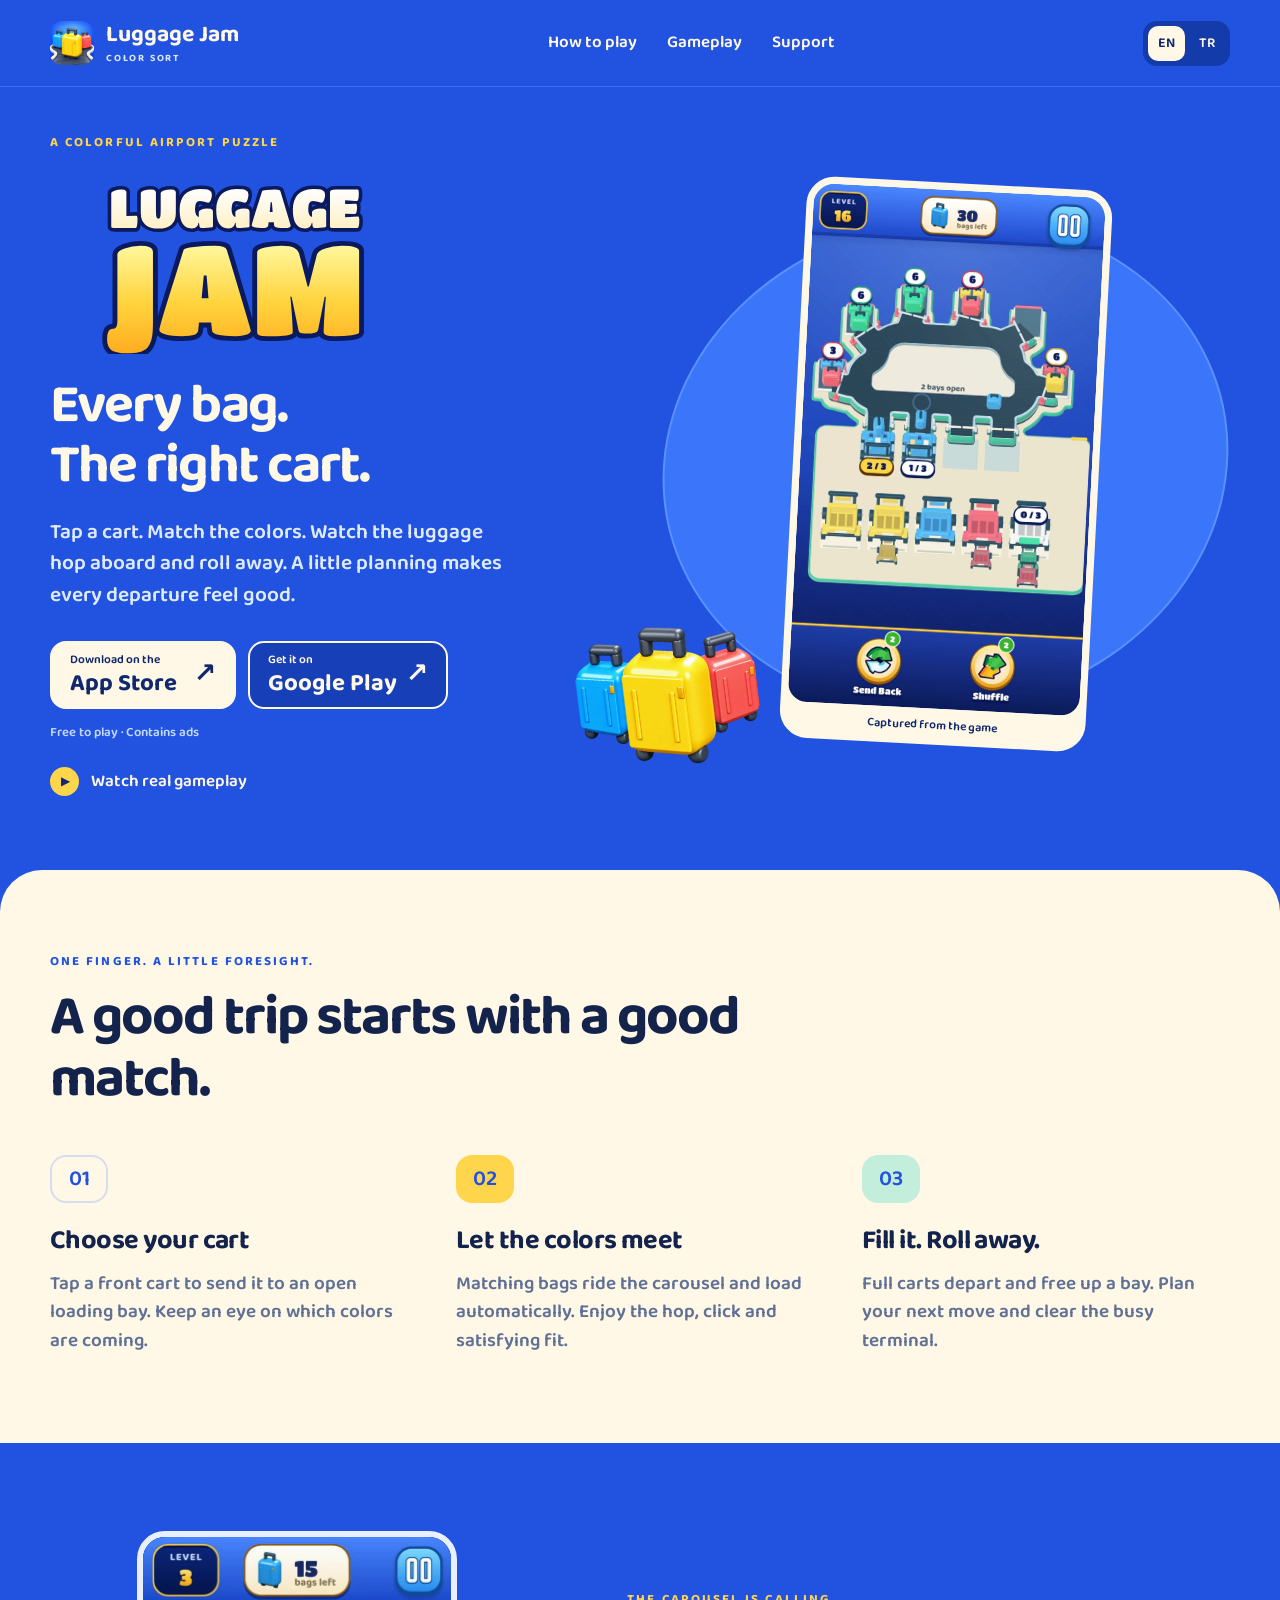
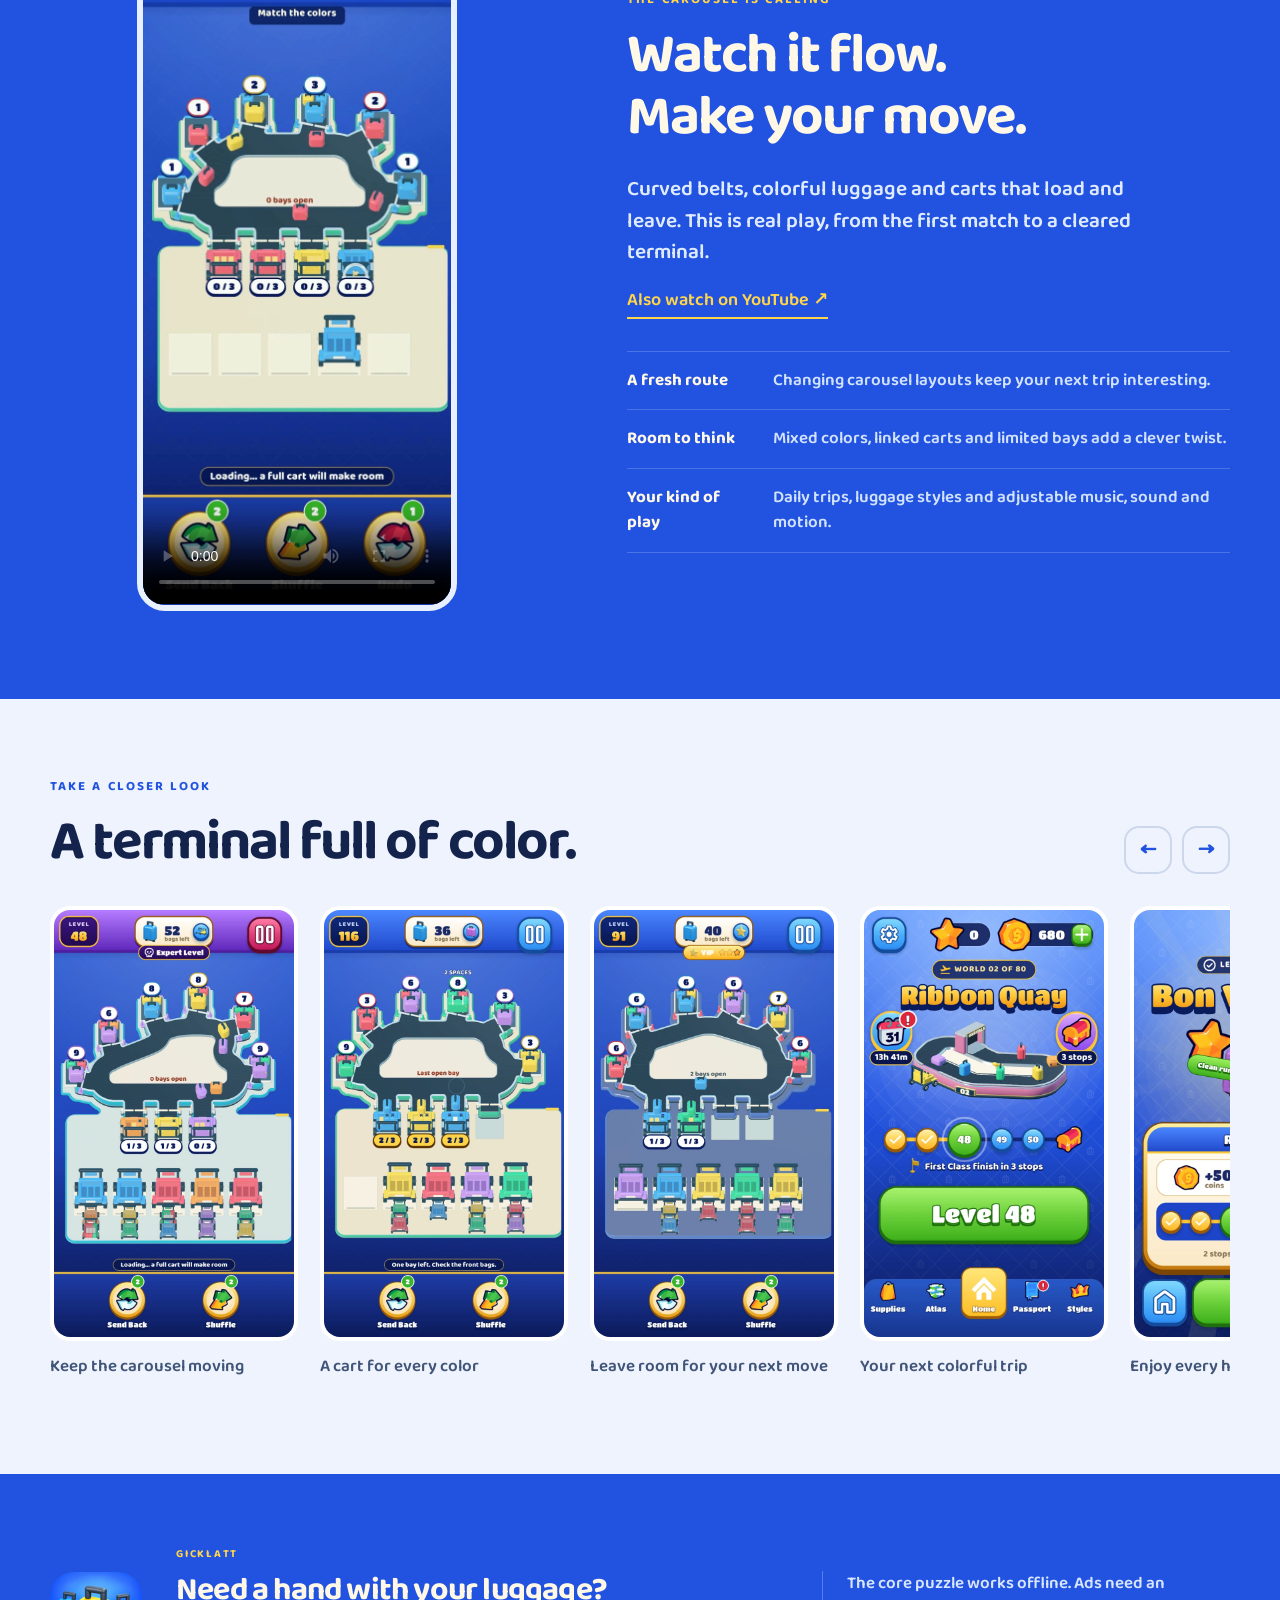
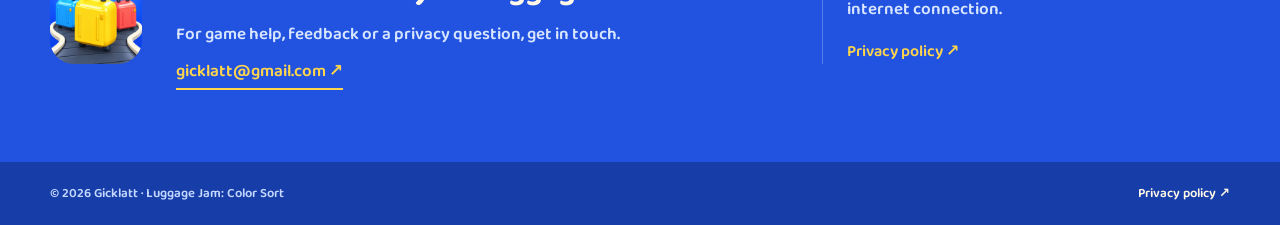
<file: index.html>
<!doctype html>
<html lang="en">
<head>
  <meta charset="utf-8">
  <meta name="viewport" content="width=device-width, initial-scale=1">
  <title>Luggage Jam: Color Sort — Official Game</title>
  <meta name="description" content="Match colorful luggage, fill the carts and keep the airport carousel moving. Play Luggage Jam: Color Sort on iPhone, iPad and Android.">
  <meta name="theme-color" content="#2152e0">
  <link rel="canonical" href="https://gicklatt.github.io/colorluggagegame/">
  <link rel="alternate" hreflang="en" href="https://gicklatt.github.io/colorluggagegame/">
  <link rel="alternate" hreflang="tr" href="https://gicklatt.github.io/colorluggagegame/?lang=tr">
  <link rel="icon" type="image/png" href="assets/icon.png">
  <meta property="og:title" content="Luggage Jam: Color Sort">
  <meta property="og:description" content="Every bag. The right cart. A colorful airport sorting puzzle by Gicklatt.">
  <meta property="og:image" content="https://gicklatt.github.io/colorluggagegame/assets/share-en.png">
  <meta property="og:url" content="https://gicklatt.github.io/colorluggagegame/">
  <meta property="og:type" content="website">
  <meta name="twitter:card" content="summary_large_image">
  <script src="assets/store-redirect.js"></script>
  <link rel="preload" href="assets/fonts/baloo-bold.woff2" as="font" type="font/woff2" crossorigin>
  <link rel="stylesheet" href="assets/site.css">
  <script src="assets/site.js" defer></script>
</head>
<body>
  <a class="skip" href="#main" data-i18n="skip">Skip to content</a>
  <header><div class="wrap nav">
    <a class="brand" href="#main" aria-label="Luggage Jam home"><img src="assets/icon.png" width="44" height="44" alt=""><span>Luggage Jam<span class="brand-sub">COLOR SORT</span></span></a>
    <nav aria-label="Main navigation"><a href="#how" data-i18n="navHow">How to play</a><a href="#gameplay" data-i18n="navVideo">Gameplay</a><a href="#support" data-i18n="navSupport">Support</a></nav>
    <div class="languages" aria-label="Language"><button type="button" data-lang="en" aria-pressed="true">EN</button><button type="button" data-lang="tr" aria-pressed="false">TR</button></div>
  </div></header>
  <main id="main">
    <section class="hero wrap" aria-labelledby="title">
      <div class="hero-copy">
        <p class="eyebrow" data-i18n="heroEyebrow">A colorful airport puzzle</p>
        <h1 id="title"><img class="wordmark" src="assets/wordmark.svg" width="1200" height="570" alt="Luggage Jam"><span class="sr-only">: Color Sort</span></h1>
        <h2 class="hero-line"><span data-i18n="heroLine1">Every bag.</span><br><span data-i18n="heroLine2">The right cart.</span></h2>
        <p class="lead" data-i18n="heroBody">Tap a cart. Match the colors. Watch the luggage hop aboard and roll away. A little planning makes every departure feel good.</p>
        <div class="store-links" id="install">
          <a class="store apple" href="https://apps.apple.com/app/id6778817570"><span class="store-top" data-i18n="appleTop">Download on the</span><strong>App Store</strong><span class="store-arrow" aria-hidden="true">↗</span></a>
          <a class="store play" href="https://play.google.com/store/apps/details?id=com.gicklatt.colorluggage"><span class="store-top" data-i18n="playTop">Get it on</span><strong>Google Play</strong><span class="store-arrow" aria-hidden="true">↗</span></a>
        </div>
        <p class="small-note" data-i18n="free">Free to play · Contains ads</p>
        <a class="watch-link" href="#gameplay"><span class="play-dot" aria-hidden="true">▶</span><span data-i18n="watch">Watch real gameplay</span></a>
      </div>
      <div class="hero-scene"><div class="scene-orbit" aria-hidden="true"></div>
        <figure class="game-frame"><img src="assets/game/01-match.webp" width="720" height="1280" alt="Colorful suitcases riding the carousel toward matching luggage carts" data-alt="heroAlt" fetchpriority="high"><figcaption data-i18n="actual">Captured from the game</figcaption></figure>
        <img class="hero-bags" src="assets/luggage-hero.webp" width="600" height="500" alt="" aria-hidden="true">
      </div>
    </section>
    <section class="how" id="how" aria-labelledby="howTitle"><div class="wrap">
      <div class="section-intro"><p class="eyebrow" data-i18n="howEyebrow">One finger. A little foresight.</p><h2 id="howTitle" data-i18n="howTitle">A good trip starts with a good match.</h2></div>
      <ol class="steps">
        <li><span class="step-number">01</span><h3 data-i18n="step1Title">Choose your cart</h3><p data-i18n="step1Body">Tap a front cart to send it to an open loading bay. Keep an eye on which colors are coming.</p></li>
        <li><span class="step-number">02</span><h3 data-i18n="step2Title">Let the colors meet</h3><p data-i18n="step2Body">Matching bags ride the carousel and load automatically. Enjoy the hop, click and satisfying fit.</p></li>
        <li><span class="step-number">03</span><h3 data-i18n="step3Title">Fill it. Roll away.</h3><p data-i18n="step3Body">Full carts depart and free up a bay. Plan your next move and clear the busy terminal.</p></li>
      </ol>
    </div></section>
    <section class="gameplay wrap" id="gameplay" aria-labelledby="videoTitle">
      <div class="video-shell"><video id="gameVideo" controls playsinline preload="none" poster="assets/gameplay-poster.webp" width="886" height="1920" aria-label="Luggage Jam actual gameplay"><source id="gameVideoSource" src="assets/video/gameplay-en.mp4" type="video/mp4"></video></div>
      <div class="video-copy"><p class="eyebrow" data-i18n="videoEyebrow">The carousel is calling</p><h2 id="videoTitle"><span data-i18n="videoLine1">Watch it flow.</span><br><span data-i18n="videoLine2">Make your move.</span></h2><p class="lead" data-i18n="videoBody">Curved belts, colorful luggage and carts that load and leave. This is real play, from the first match to a cleared terminal.</p><a id="youtubeLink" class="text-link" href="https://www.youtube.com/watch?v=rU8fczWaknM" data-i18n="youtube">Also watch on YouTube ↗</a>
        <div class="feature-notes"><p><strong data-i18n="feature1Title">A fresh route</strong><span data-i18n="feature1Body">Changing carousel layouts keep your next trip interesting.</span></p><p><strong data-i18n="feature2Title">Room to think</strong><span data-i18n="feature2Body">Mixed colors, linked carts and limited bays add a clever twist.</span></p><p><strong data-i18n="feature3Title">Your kind of play</strong><span data-i18n="feature3Body">Daily trips, luggage styles and adjustable music, sound and motion.</span></p></div>
      </div>
    </section>
    <section class="gallery-section" aria-labelledby="galleryTitle">
      <div class="wrap gallery-heading"><div><p class="eyebrow" data-i18n="galleryEyebrow">Take a closer look</p><h2 id="galleryTitle" data-i18n="galleryTitle">A terminal full of color.</h2></div><div class="gallery-controls"><button type="button" id="galleryPrev" aria-label="Previous screenshot">←</button><button type="button" id="galleryNext" aria-label="Next screenshot">→</button></div></div>
      <div class="gallery wrap" id="gallery" tabindex="0" aria-label="Game screenshots">
        <figure><img src="assets/game/02-carousel.webp" width="720" height="1280" loading="lazy" alt="A winding luggage carousel" data-alt="gallery1Alt"><figcaption data-i18n="gallery1">Keep the carousel moving</figcaption></figure>
        <figure><img src="assets/game/03-trolleys.webp" width="720" height="1280" loading="lazy" alt="Different luggage cart types at the loading bays" data-alt="gallery2Alt"><figcaption data-i18n="gallery2">A cart for every color</figcaption></figure>
        <figure><img src="assets/game/04-plan.webp" width="720" height="1280" loading="lazy" alt="A puzzle with limited luggage loading bays" data-alt="gallery3Alt"><figcaption data-i18n="gallery3">Leave room for your next move</figcaption></figure>
        <figure><img src="assets/game/05-home.webp" width="720" height="1280" loading="lazy" alt="The game’s colorful airport home screen" data-alt="gallery4Alt"><figcaption data-i18n="gallery4">Your next colorful trip</figcaption></figure>
        <figure><img src="assets/game/06-celebrate.webp" width="720" height="1280" loading="lazy" alt="A completed puzzle celebration" data-alt="gallery5Alt"><figcaption data-i18n="gallery5">Enjoy every happy finish</figcaption></figure>
      </div>
    </section>
    <section class="support wrap" id="support" aria-labelledby="supportTitle">
      <img src="assets/icon.png" width="92" height="92" loading="lazy" alt="Luggage Jam icon">
      <div><p class="eyebrow">GICKLATT</p><h2 id="supportTitle" data-i18n="supportTitle">Need a hand with your luggage?</h2><p data-i18n="supportBody">For game help, feedback or a privacy question, get in touch.</p><a class="text-link" href="mailto:gicklatt@gmail.com">gicklatt@gmail.com ↗</a></div>
      <div class="support-meta"><p data-i18n="offline">The core puzzle works offline. Ads need an internet connection.</p><a href="privacy/" data-i18n="privacy">Privacy policy ↗</a></div>
    </section>
  </main>
  <footer><div class="wrap"><p>© 2026 Gicklatt · Luggage Jam: Color Sort</p><a href="privacy/" data-i18n="privacy">Privacy policy ↗</a></div></footer>
</body>
</html>
</file>
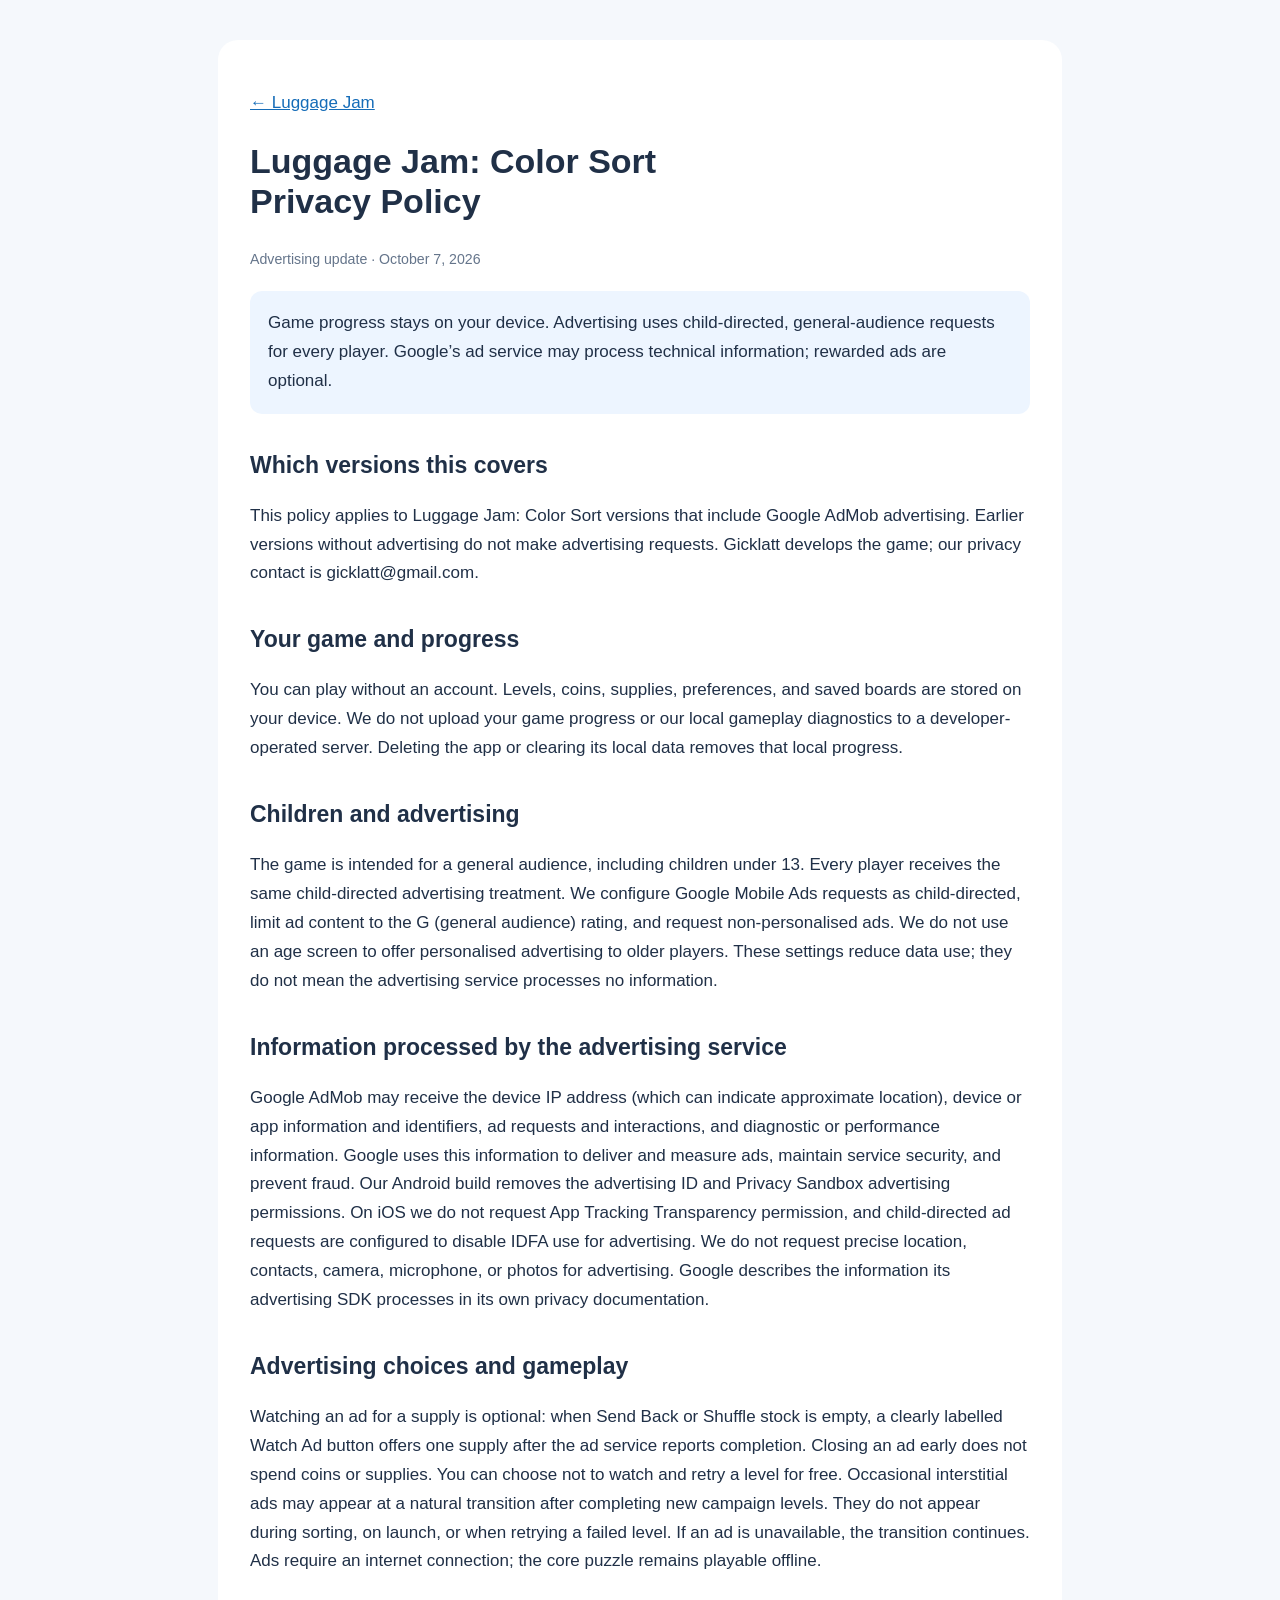
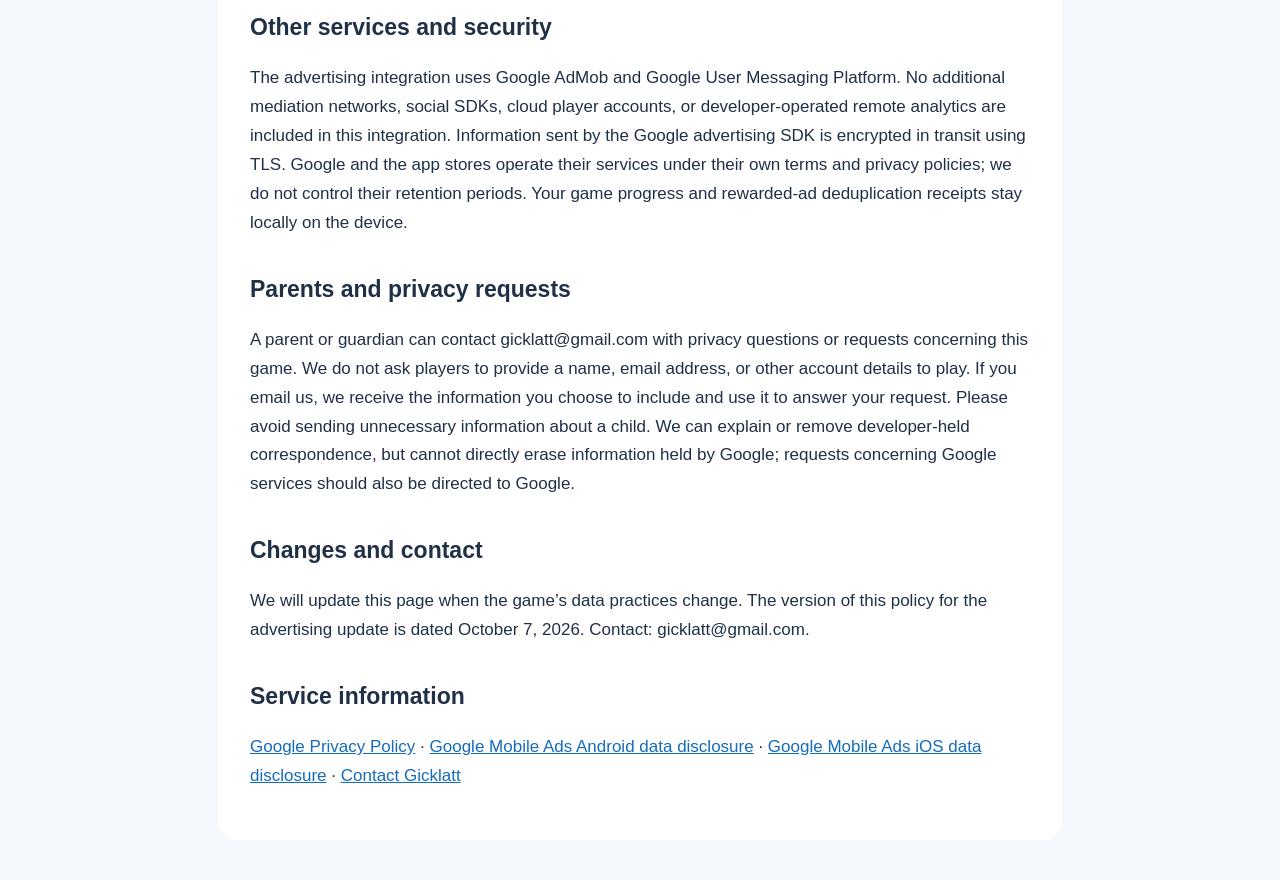
<file: privacy/index.html>
<!doctype html><html lang="en"><head><meta charset="utf-8"><meta name="viewport" content="width=device-width,initial-scale=1"><title>Luggage Jam: Color Sort — Privacy Policy</title><style>body{margin:0;background:#f5f8fc;color:#203047;font:17px/1.7 -apple-system,BlinkMacSystemFont,"Segoe UI",sans-serif}main{max-width:780px;margin:40px auto;padding:32px;background:white;border-radius:20px}h1{line-height:1.2}h2{font-size:23px;margin:32px 0 8px}a{color:#156cb8}small{color:#65758b}@media(max-width:600px){main{margin:0;border-radius:0;padding:24px}}.notice{background:#edf5ff;border-radius:12px;padding:18px}</style></head><body><main><p><a href="../">← Luggage Jam</a></p><h1>Luggage Jam: Color Sort<br>Privacy Policy</h1><small>Advertising update · October 7, 2026</small><p class="notice">Game progress stays on your device. Advertising uses child-directed, general-audience requests for every player. Google’s ad service may process technical information; rewarded ads are optional.</p><section><h2>Which versions this covers</h2><p>This policy applies to Luggage Jam: Color Sort versions that include Google AdMob advertising. Earlier versions without advertising do not make advertising requests. Gicklatt develops the game; our privacy contact is gicklatt@gmail.com.</p></section>
<section><h2>Your game and progress</h2><p>You can play without an account. Levels, coins, supplies, preferences, and saved boards are stored on your device. We do not upload your game progress or our local gameplay diagnostics to a developer-operated server. Deleting the app or clearing its local data removes that local progress.</p></section>
<section><h2>Children and advertising</h2><p>The game is intended for a general audience, including children under 13. Every player receives the same child-directed advertising treatment. We configure Google Mobile Ads requests as child-directed, limit ad content to the G (general audience) rating, and request non-personalised ads. We do not use an age screen to offer personalised advertising to older players. These settings reduce data use; they do not mean the advertising service processes no information.</p></section>
<section><h2>Information processed by the advertising service</h2><p>Google AdMob may receive the device IP address (which can indicate approximate location), device or app information and identifiers, ad requests and interactions, and diagnostic or performance information. Google uses this information to deliver and measure ads, maintain service security, and prevent fraud. Our Android build removes the advertising ID and Privacy Sandbox advertising permissions. On iOS we do not request App Tracking Transparency permission, and child-directed ad requests are configured to disable IDFA use for advertising. We do not request precise location, contacts, camera, microphone, or photos for advertising. Google describes the information its advertising SDK processes in its own privacy documentation.</p></section>
<section><h2>Advertising choices and gameplay</h2><p>Watching an ad for a supply is optional: when Send Back or Shuffle stock is empty, a clearly labelled Watch Ad button offers one supply after the ad service reports completion. Closing an ad early does not spend coins or supplies. You can choose not to watch and retry a level for free. Occasional interstitial ads may appear at a natural transition after completing new campaign levels. They do not appear during sorting, on launch, or when retrying a failed level. If an ad is unavailable, the transition continues. Ads require an internet connection; the core puzzle remains playable offline.</p></section>
<section><h2>Other services and security</h2><p>The advertising integration uses Google AdMob and Google User Messaging Platform. No additional mediation networks, social SDKs, cloud player accounts, or developer-operated remote analytics are included in this integration. Information sent by the Google advertising SDK is encrypted in transit using TLS. Google and the app stores operate their services under their own terms and privacy policies; we do not control their retention periods. Your game progress and rewarded-ad deduplication receipts stay locally on the device.</p></section>
<section><h2>Parents and privacy requests</h2><p>A parent or guardian can contact gicklatt@gmail.com with privacy questions or requests concerning this game. We do not ask players to provide a name, email address, or other account details to play. If you email us, we receive the information you choose to include and use it to answer your request. Please avoid sending unnecessary information about a child. We can explain or remove developer-held correspondence, but cannot directly erase information held by Google; requests concerning Google services should also be directed to Google.</p></section>
<section><h2>Changes and contact</h2><p>We will update this page when the game’s data practices change. The version of this policy for the advertising update is dated October 7, 2026. Contact: gicklatt@gmail.com.</p></section><section><h2>Service information</h2><p><a href="https://policies.google.com/privacy">Google Privacy Policy</a> · <a href="https://developers.google.com/admob/android/privacy/play-data-disclosure">Google Mobile Ads Android data disclosure</a> · <a href="https://developers.google.com/admob/ios/privacy/data-disclosure">Google Mobile Ads iOS data disclosure</a> · <a href="mailto:gicklatt@gmail.com">Contact Gicklatt</a></p></section></main></body></html>
</file>
<file: assets/site.css>
@font-face{font-family:Baloo;src:url('fonts/baloo-bold.woff2') format('woff2');font-weight:700;font-display:swap}
@font-face{font-family:Baloo;src:url('fonts/baloo-semibold.woff2') format('woff2');font-weight:600;font-display:swap}
:root{--blue:#2152e0;--navy:#10286d;--cream:#fff8e7;--yellow:#ffd54c;--ink:#13234c;--muted:#607196}
*{box-sizing:border-box}html{scroll-behavior:smooth;scroll-padding-top:92px}body{margin:0;background:var(--blue);color:var(--cream);font-family:Baloo,system-ui,sans-serif;font-weight:600;line-height:1.5;-webkit-font-smoothing:antialiased}a{color:inherit;text-decoration:none}button{font:inherit;cursor:pointer}a,button{-webkit-tap-highlight-color:transparent}a:focus-visible,button:focus-visible,video:focus-visible,.gallery:focus-visible{outline:3px solid var(--yellow);outline-offset:6px}img{display:block;max-width:100%;height:auto}h1,h2,h3,p,figure{margin:0}h2,h3{font-weight:700;line-height:1.1}h2{font-size:clamp(34px,4.4vw,58px);letter-spacing:-.035em}h3{font-size:27px;letter-spacing:-.02em}.wrap{width:min(1180px,calc(100% - 64px));margin-inline:auto}.sr-only{position:absolute;width:1px;height:1px;overflow:hidden;clip-path:inset(50%);white-space:nowrap}.skip{position:fixed;top:-80px;left:20px;z-index:20;padding:10px 16px;background:var(--yellow);color:var(--navy)}.skip:focus{top:12px}
header{border-bottom:1px solid #ffffff24;background:var(--blue);position:relative;z-index:5}.nav{min-height:86px;display:flex;align-items:center;justify-content:space-between;gap:24px}.brand{display:flex;align-items:center;gap:12px;font-size:23px;line-height:1.02;font-weight:700}.brand img{width:44px;height:44px;border-radius:12px}.brand-sub{display:block;font-size:10px;letter-spacing:.18em;margin-top:7px;color:#d9e6ff}.nav nav{display:flex;gap:30px;font-size:17px}.nav nav a:hover{color:var(--yellow)}.languages{display:flex;gap:4px;background:#133caa;border-radius:14px;padding:5px}.languages button{border:0;border-radius:10px;padding:7px 10px;background:transparent;color:var(--cream);font-size:14px}.languages button[aria-pressed=true]{background:var(--cream);color:var(--navy)}
.hero{display:grid;grid-template-columns:1fr 1fr;gap:42px;align-items:center;min-height:760px;padding-block:46px 74px}.eyebrow{font-size:13px;font-weight:700;letter-spacing:.16em;text-transform:uppercase;color:var(--yellow);margin-bottom:16px}.wordmark{width:390px;max-width:90%;margin-left:-10px}.hero h1{margin-bottom:22px}.hero-line{font-size:clamp(39px,4.3vw,60px);letter-spacing:-.035em;margin-bottom:20px}.lead{font-size:21px;line-height:1.5;color:#deebff;max-width:46ch}.hero .lead{max-width:38ch}.store-links{display:flex;gap:12px;margin-top:30px;flex-wrap:wrap}.store{display:block;position:relative;border:2px solid var(--cream);border-radius:16px;padding:10px 49px 10px 18px;min-width:186px;line-height:1.14;transition:transform .18s}.store:hover{transform:translateY(-3px)}.store.apple{background:var(--cream);color:var(--navy)}.store.play{background:#173fb7;color:var(--cream)}.store-top{font-size:12px;display:block}.store strong{font-size:24px;display:block;margin-top:3px}.store-arrow{position:absolute;right:18px;top:17px;font-size:27px}.small-note{font-size:13px;color:#c4d8ff;margin-top:14px}.watch-link{display:inline-flex;align-items:center;gap:12px;margin-top:24px;font-size:17px}.play-dot{display:grid;place-items:center;background:var(--yellow);color:var(--navy);height:29px;width:29px;border-radius:50%;font:12px system-ui;padding-left:2px}.hero-scene{position:relative;display:flex;justify-content:center;align-items:center;min-height:638px}.scene-orbit{position:absolute;width:100%;height:77%;border-radius:50%;background:#3b75fa;transform:rotate(-12deg);border:2px solid #5991ff}.game-frame{position:relative;width:306px;border:7px solid var(--cream);border-radius:28px;transform:rotate(3deg);background:var(--cream);overflow:hidden;z-index:1}.game-frame img{border-radius:19px;width:100%}.game-frame figcaption{color:var(--navy);font-size:12px;text-align:center;padding:8px 6px 3px}.hero-bags{position:absolute;left:-32px;bottom:3px;width:237px;z-index:2;transform:rotate(-7deg)}
.how{background:var(--cream);color:var(--ink);padding-block:82px 88px;border-radius:42px 42px 0 0}.how .eyebrow,.gallery-section .eyebrow{color:#2152e0}.section-intro{max-width:850px;margin-bottom:44px}.steps{display:grid;grid-template-columns:repeat(3,1fr);list-style:none;padding:0;margin:0;gap:38px}.steps li{padding-right:18px}.step-number{display:inline-grid;place-items:center;width:58px;height:48px;border:2px solid #d5ddef;border-radius:16px;color:var(--blue);font-size:22px;margin-bottom:23px}.steps li:nth-child(2) .step-number{background:var(--yellow);border-color:var(--yellow)}.steps li:nth-child(3) .step-number{background:#c2eedb;border-color:#c2eedb}.steps p{font-size:19px;line-height:1.5;color:var(--muted);margin-top:14px}
.gameplay{display:grid;grid-template-columns:.9fr 1.1fr;gap:84px;align-items:center;padding-block:88px}.video-shell{width:320px;max-width:100%;justify-self:center;border:6px solid #e8f0ff;border-radius:28px;background:#143aab;overflow:hidden}.video-shell video{display:block;width:100%;height:auto;aspect-ratio:886/1920;object-fit:contain;background:#143aab}.video-copy .lead{margin-top:25px}.text-link{display:inline-block;color:var(--yellow);border-bottom:2px solid currentColor;padding-bottom:3px;margin-top:18px;font-size:18px}.feature-notes{margin-top:32px;border-top:1px solid #ffffff30}.feature-notes p{display:grid;grid-template-columns:126px 1fr;gap:20px;padding-block:16px;border-bottom:1px solid #ffffff30;font-size:17px}.feature-notes strong{font-weight:700}.feature-notes span{color:#d1e2ff}
.gallery-section{background:#eef3fd;color:var(--ink);padding-block:78px 76px}.gallery-heading{display:flex;align-items:flex-end;justify-content:space-between;gap:24px;margin-bottom:32px}.gallery-controls{display:flex;gap:10px}.gallery-controls button{height:48px;width:48px;border:2px solid #cdd7ec;border-radius:15px;background:transparent;color:var(--blue);font-size:24px}.gallery-controls button:hover{background:var(--blue);color:white;border-color:var(--blue)}.gallery{display:flex;gap:22px;overflow-x:auto;scroll-snap-type:x mandatory;padding-bottom:20px;scrollbar-color:#c6d3ec transparent;scrollbar-width:thin}.gallery figure{width:248px;flex:0 0 248px;scroll-snap-align:start}.gallery img{width:100%;border:4px solid white;border-radius:20px}.gallery figcaption{font-size:17px;line-height:1.3;margin-top:15px;color:#415579}
.support{display:grid;grid-template-columns:92px 1.5fr 1fr;align-items:center;gap:34px;padding-block:72px}.support>img{width:92px;height:92px;border-radius:24px}.support .eyebrow{font-size:11px;margin-bottom:10px}.support h2{font-size:32px;letter-spacing:-.025em}.support p:not(.eyebrow){color:#d7e5ff;font-size:17px;margin-top:14px}.support .text-link{font-size:17px;margin-top:12px}.support-meta{padding-left:24px;border-left:1px solid #ffffff40}.support-meta p{margin-top:0!important}.support-meta a{display:inline-block;color:var(--yellow);margin-top:18px;font-size:16px}footer{background:#163da8;color:#c4d8ff;font-size:13px}footer>.wrap{display:flex;justify-content:space-between;gap:20px;padding-block:22px}footer a{color:var(--cream)}
@media(min-width:1400px){.hero{min-height:800px}.hero-scene{min-height:670px}.game-frame{width:322px}}
@media(max-width:980px){.wrap{width:calc(100% - 44px)}.hero{gap:22px;min-height:720px}.wordmark{width:340px}.hero-line{font-size:46px}.lead{font-size:19px}.hero-scene{min-height:580px}.game-frame{width:265px}.hero-bags{width:187px;left:-15px;bottom:10px}.store{min-width:163px;padding-right:36px;padding-left:13px}.store strong{font-size:20px}.store-arrow{right:12px;font-size:24px}.gameplay{gap:48px}.steps{gap:24px}.support{grid-template-columns:76px 1fr;gap:25px}.support>img{width:76px;height:76px;border-radius:20px}.support-meta{grid-column:2;border-left:0;padding-left:0;max-width:430px}.nav nav{gap:21px}}
@media(max-width:700px){html{scroll-padding-top:24px}.wrap{width:calc(100% - 40px)}.nav{min-height:76px;gap:12px}.brand{font-size:21px;gap:10px}.brand img{width:38px;height:38px;border-radius:10px}.nav nav{display:none}.languages button{padding:6px 9px}.hero{grid-template-columns:1fr;padding-block:34px 35px;gap:18px;min-height:0}.hero-copy{text-align:center}.hero .eyebrow{font-size:11px;margin-bottom:10px}.wordmark{width:292px;margin-inline:auto;max-width:86%}.hero h1{margin-bottom:14px}.hero-line{font-size:42px;margin-bottom:16px}.hero .lead{font-size:18px;max-width:33ch;margin-inline:auto}.store-links{justify-content:center;margin-top:24px;gap:10px}.store{text-align:left;min-width:155px;padding:10px 36px 10px 12px;border-radius:14px}.store-top{font-size:11px}.store strong{font-size:21px}.store-arrow{top:15px}.small-note{margin-top:12px}.watch-link{margin-top:18px;font-size:16px}.hero-scene{min-height:530px}.game-frame{width:253px;transform:rotate(2deg);border-width:6px;border-radius:24px}.game-frame img{border-radius:16px}.scene-orbit{max-width:370px;height:70%}.hero-bags{width:176px;left:calc(50% - 175px);bottom:0}.how{border-radius:30px 30px 0 0;padding-block:52px 50px}.section-intro{margin-bottom:32px}.eyebrow{font-size:11px;margin-bottom:12px}h2{font-size:36px}.steps{grid-template-columns:1fr;gap:29px}.steps li{display:grid;grid-template-columns:50px 1fr;column-gap:19px;row-gap:10px;padding:0}.step-number{width:50px;height:44px;font-size:19px;grid-row:1/3;margin:0}.steps h3{font-size:25px;margin-top:4px}.steps p{margin:0;font-size:17px}.gameplay{grid-template-columns:1fr;gap:32px;padding-block:54px}.video-copy{grid-row:1}.video-copy .lead{margin-top:18px;font-size:18px}.feature-notes{margin-top:25px}.feature-notes p{grid-template-columns:104px 1fr;gap:15px;font-size:16px}.video-shell{width:285px;border-width:5px;border-radius:24px}.gallery-section{padding-block:50px 42px}.gallery-heading{gap:15px;align-items:flex-start}.gallery-heading h2{font-size:31px;max-width:240px}.gallery-controls{gap:6px;margin-top:38px}.gallery-controls button{width:36px;height:36px;border-radius:12px;font-size:20px}.gallery{gap:16px}.gallery figure{width:220px;flex-basis:220px}.gallery figcaption{font-size:16px}.support{padding-block:50px;grid-template-columns:58px 1fr;gap:20px}.support>img{width:58px;height:58px;border-radius:16px;align-self:start;margin-top:7px}.support h2{font-size:27px}.support p:not(.eyebrow){font-size:16px;margin-top:11px}.support-meta{grid-column:1/-1;border-top:1px solid #ffffff35;padding-top:22px}.support .text-link{font-size:16px}footer>.wrap{flex-direction:column;gap:10px}}
@media(max-width:360px){.wrap{width:calc(100% - 28px)}.brand{font-size:19px}.store{min-width:144px}.hero-line{font-size:39px}.hero-bags{width:158px;left:calc(50% - 164px)}}
.hero-bags{left:-88px;bottom:-5px;width:190px}
@media(max-width:980px){.hero-bags{left:-58px;width:150px}}
@media(max-width:700px){.hero-bags{display:none}.scene-orbit{transform:none}}
@media(prefers-reduced-motion:reduce){html{scroll-behavior:auto}*{transition:none!important;animation:none!important}.game-frame,.hero-bags{transform:none}}
</file>
